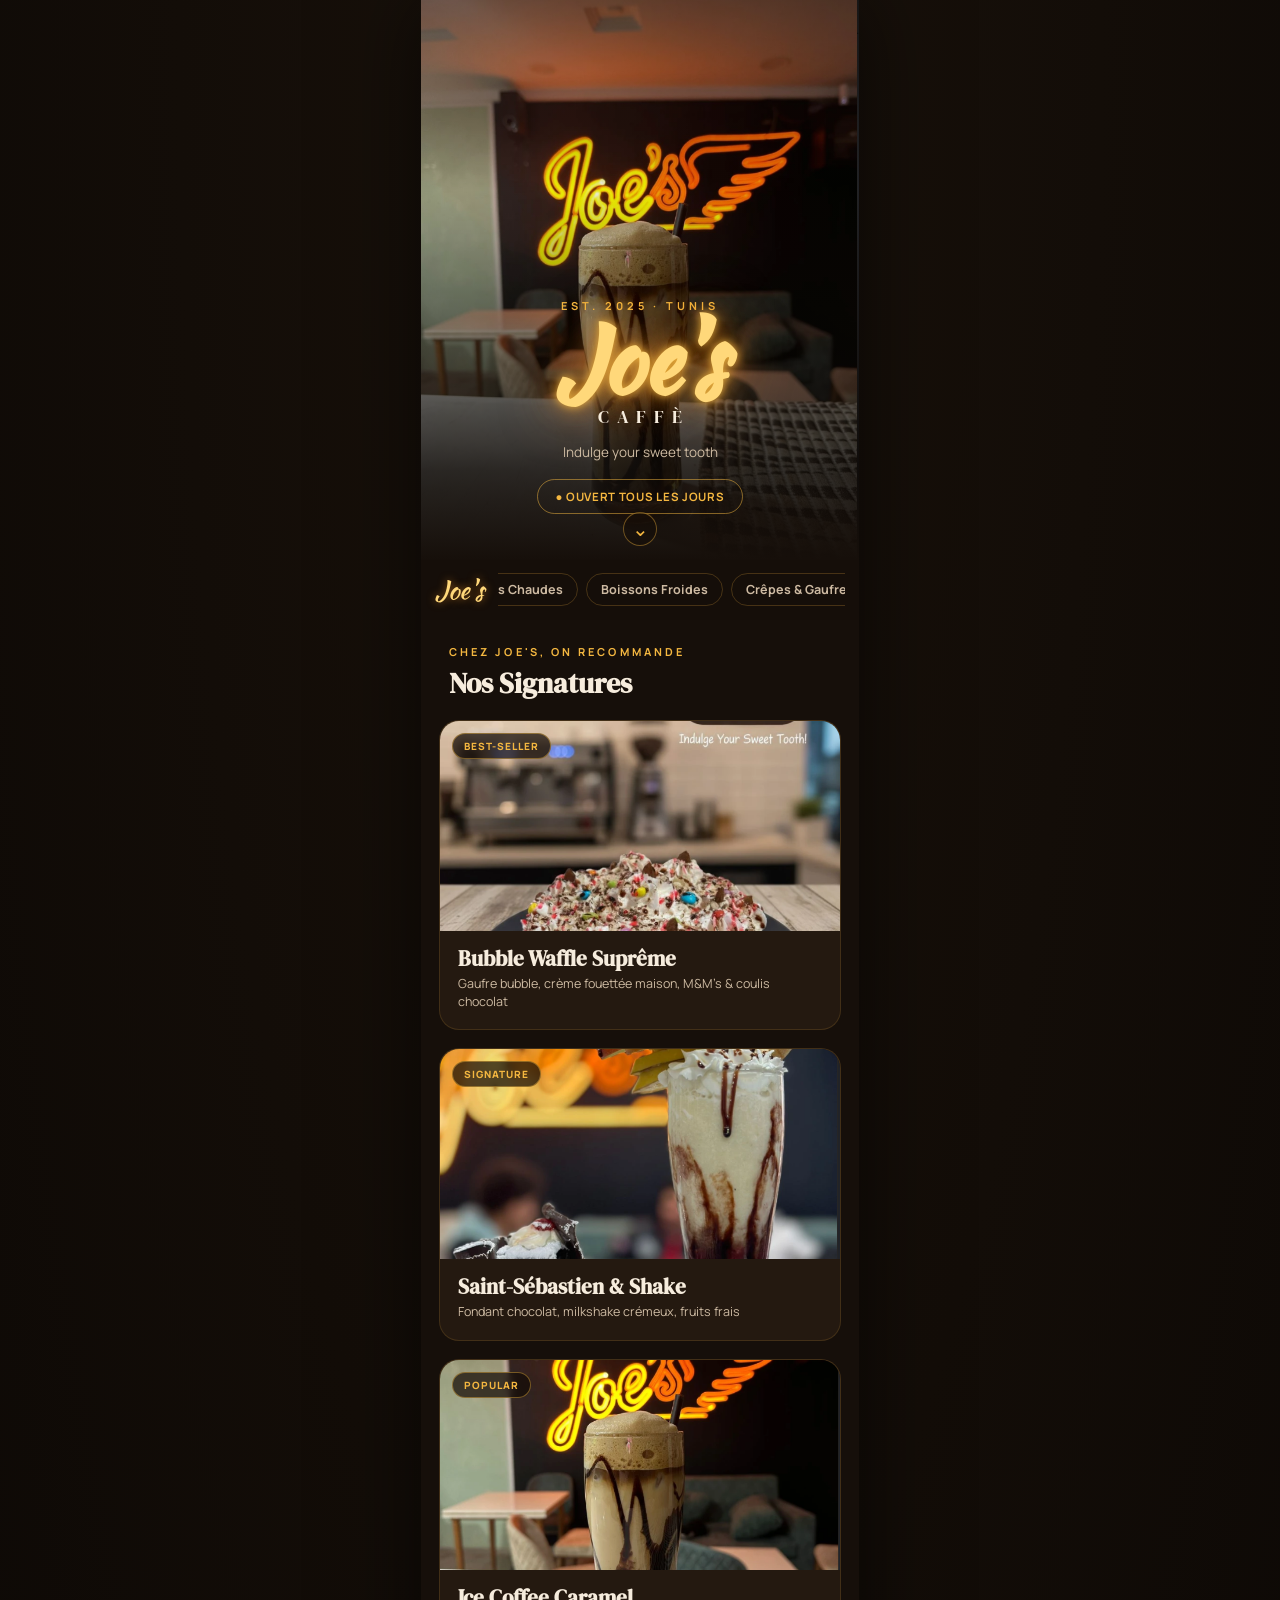
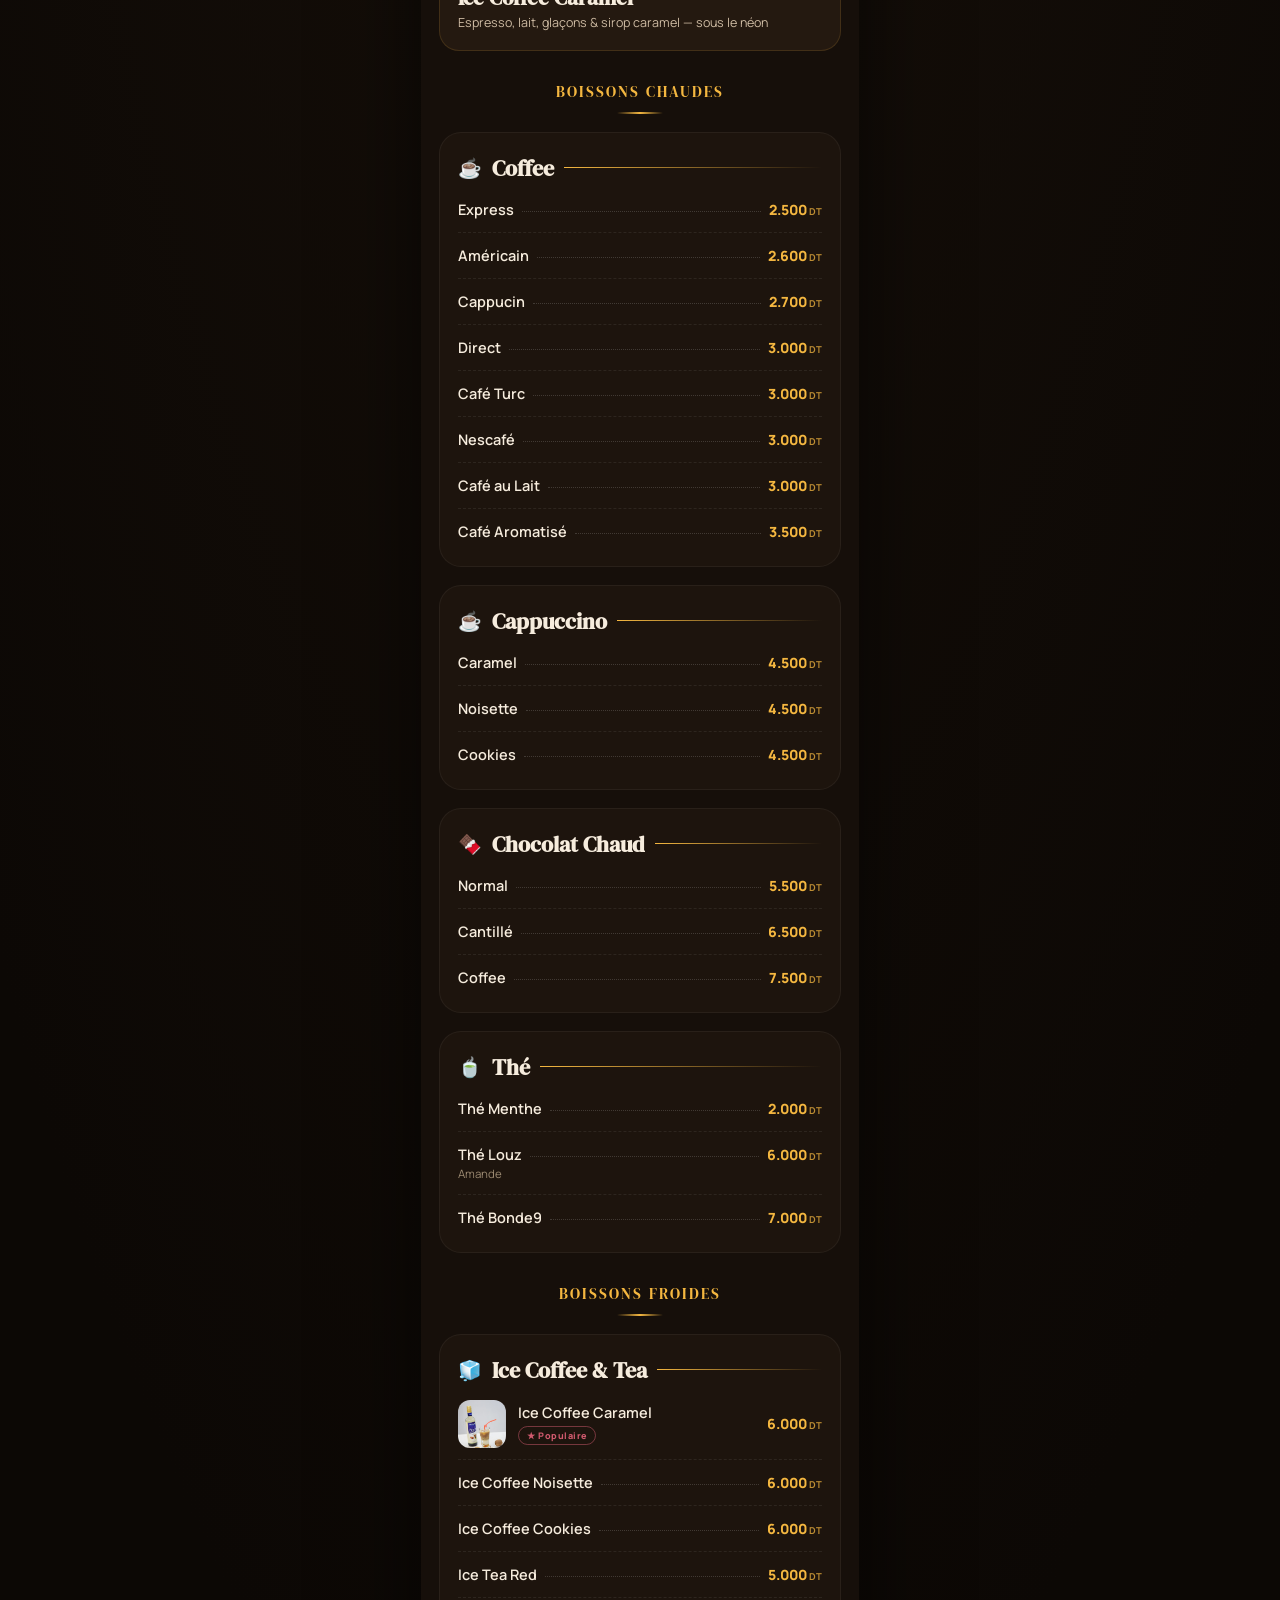
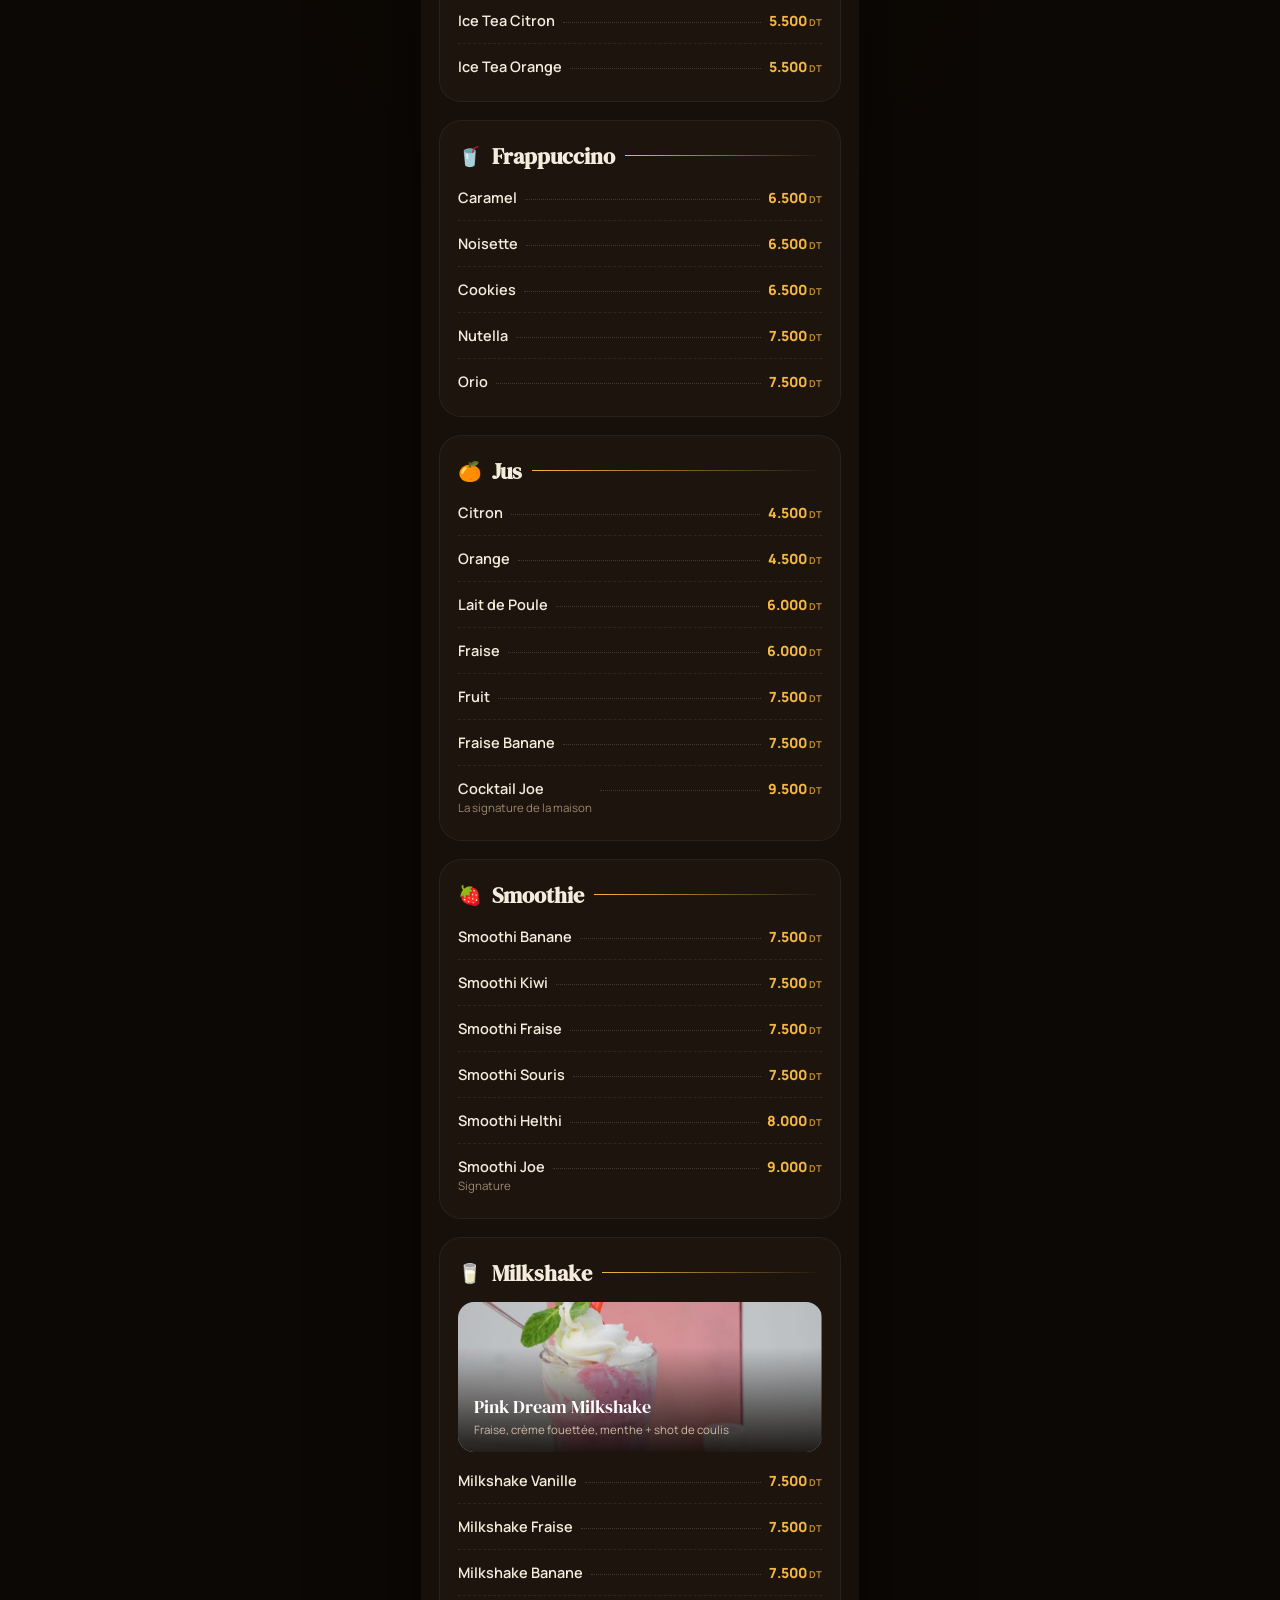
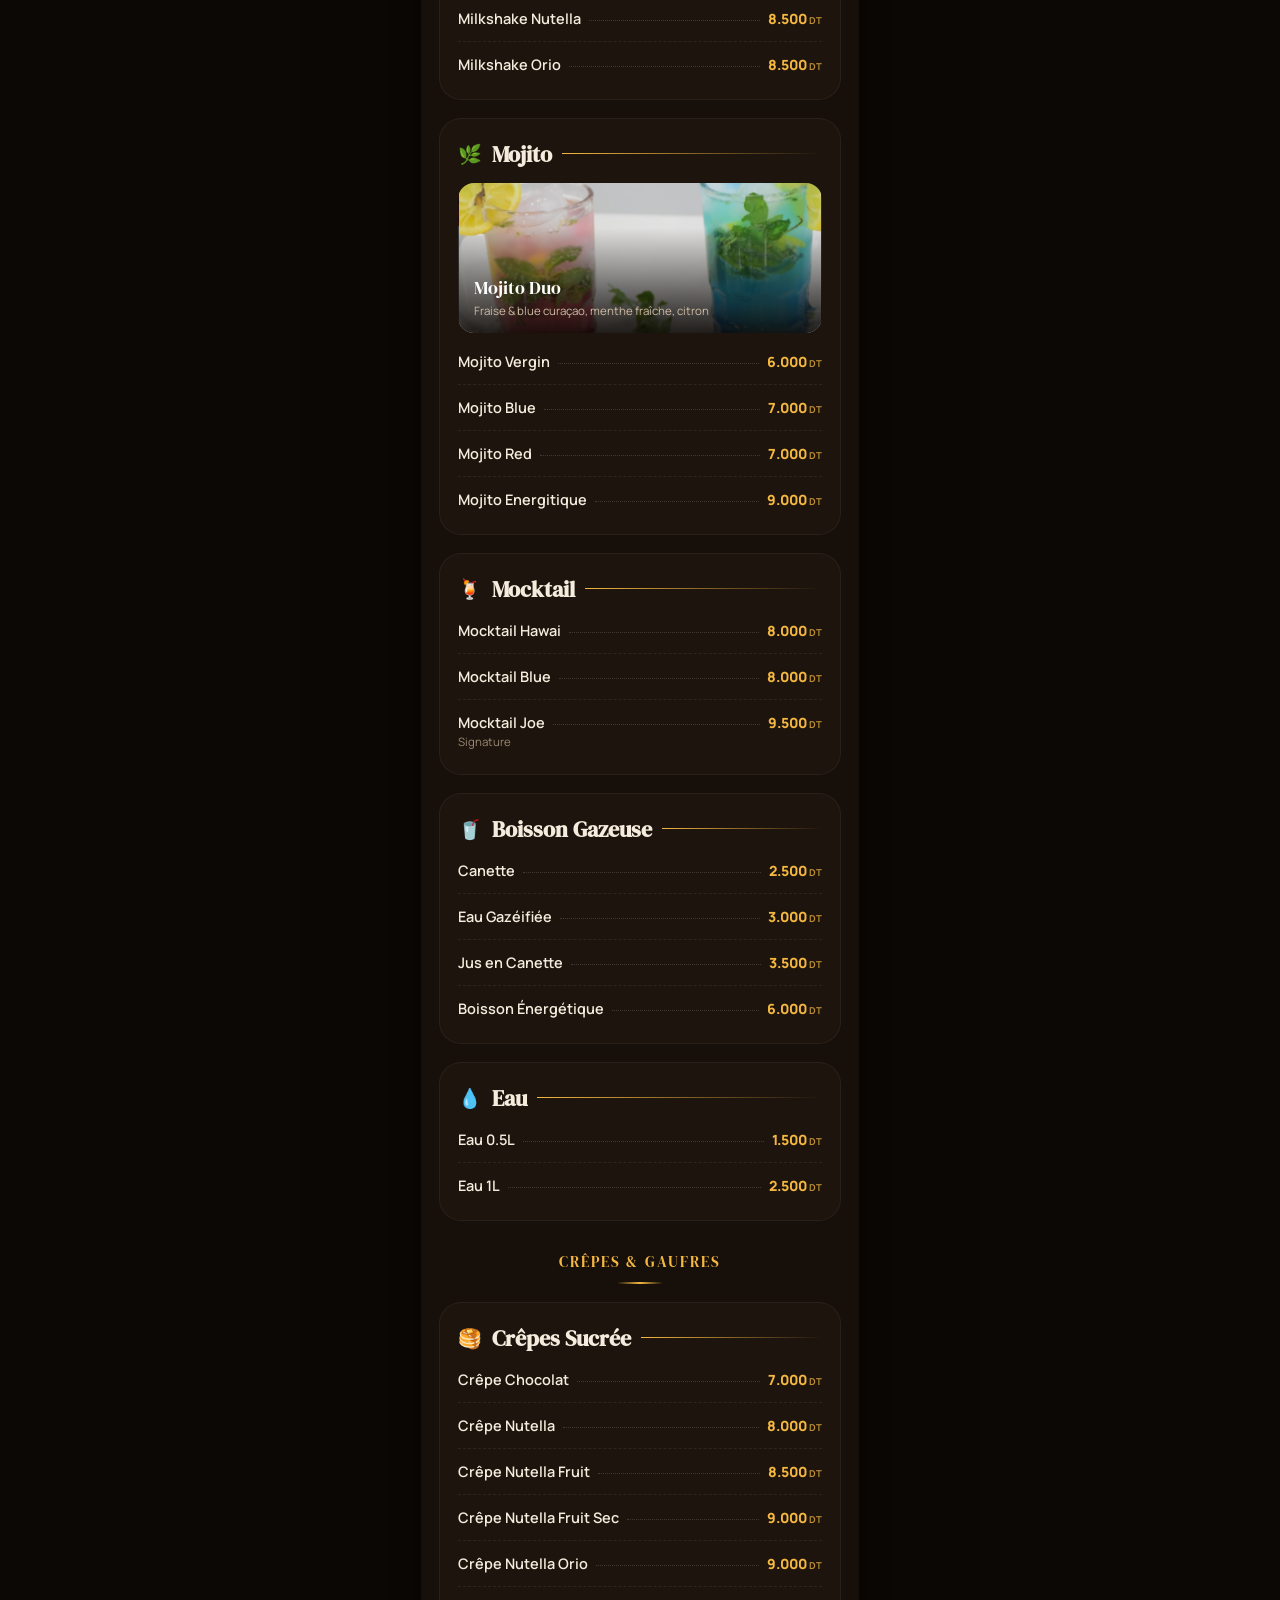
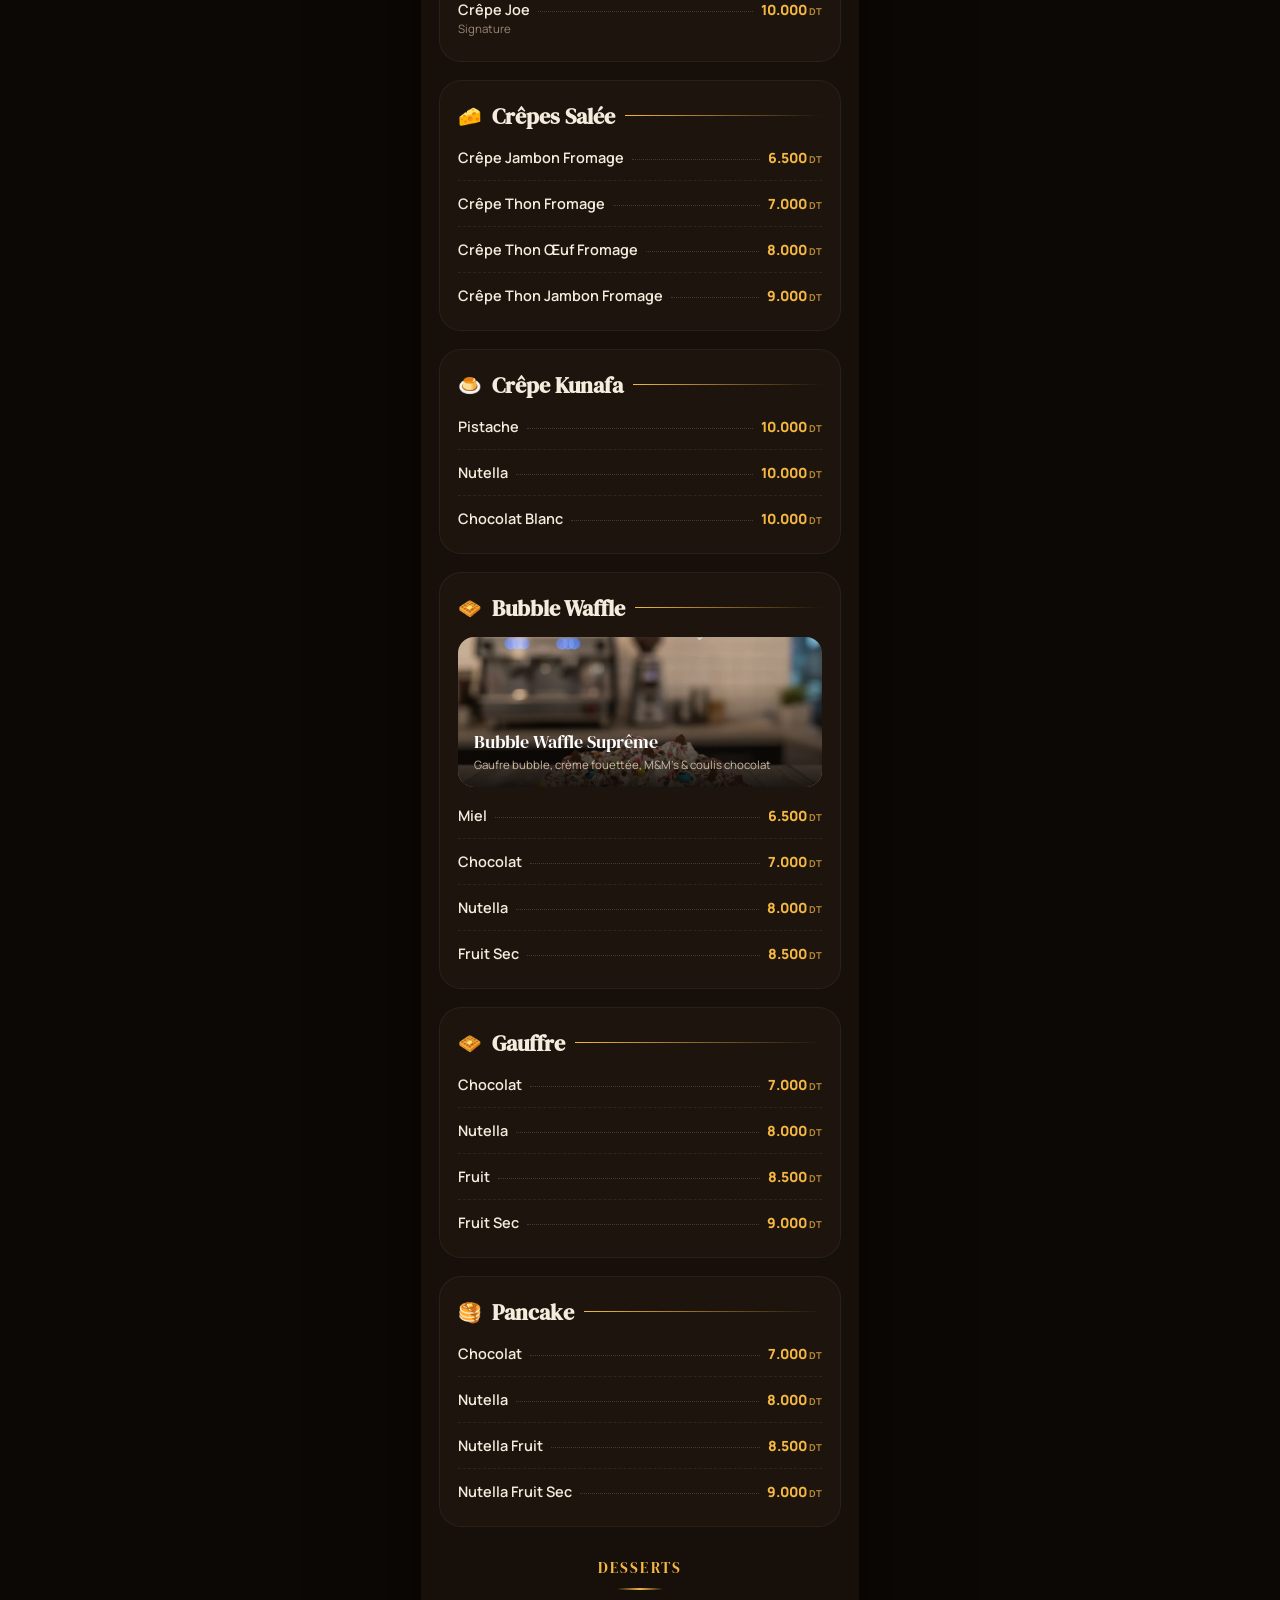
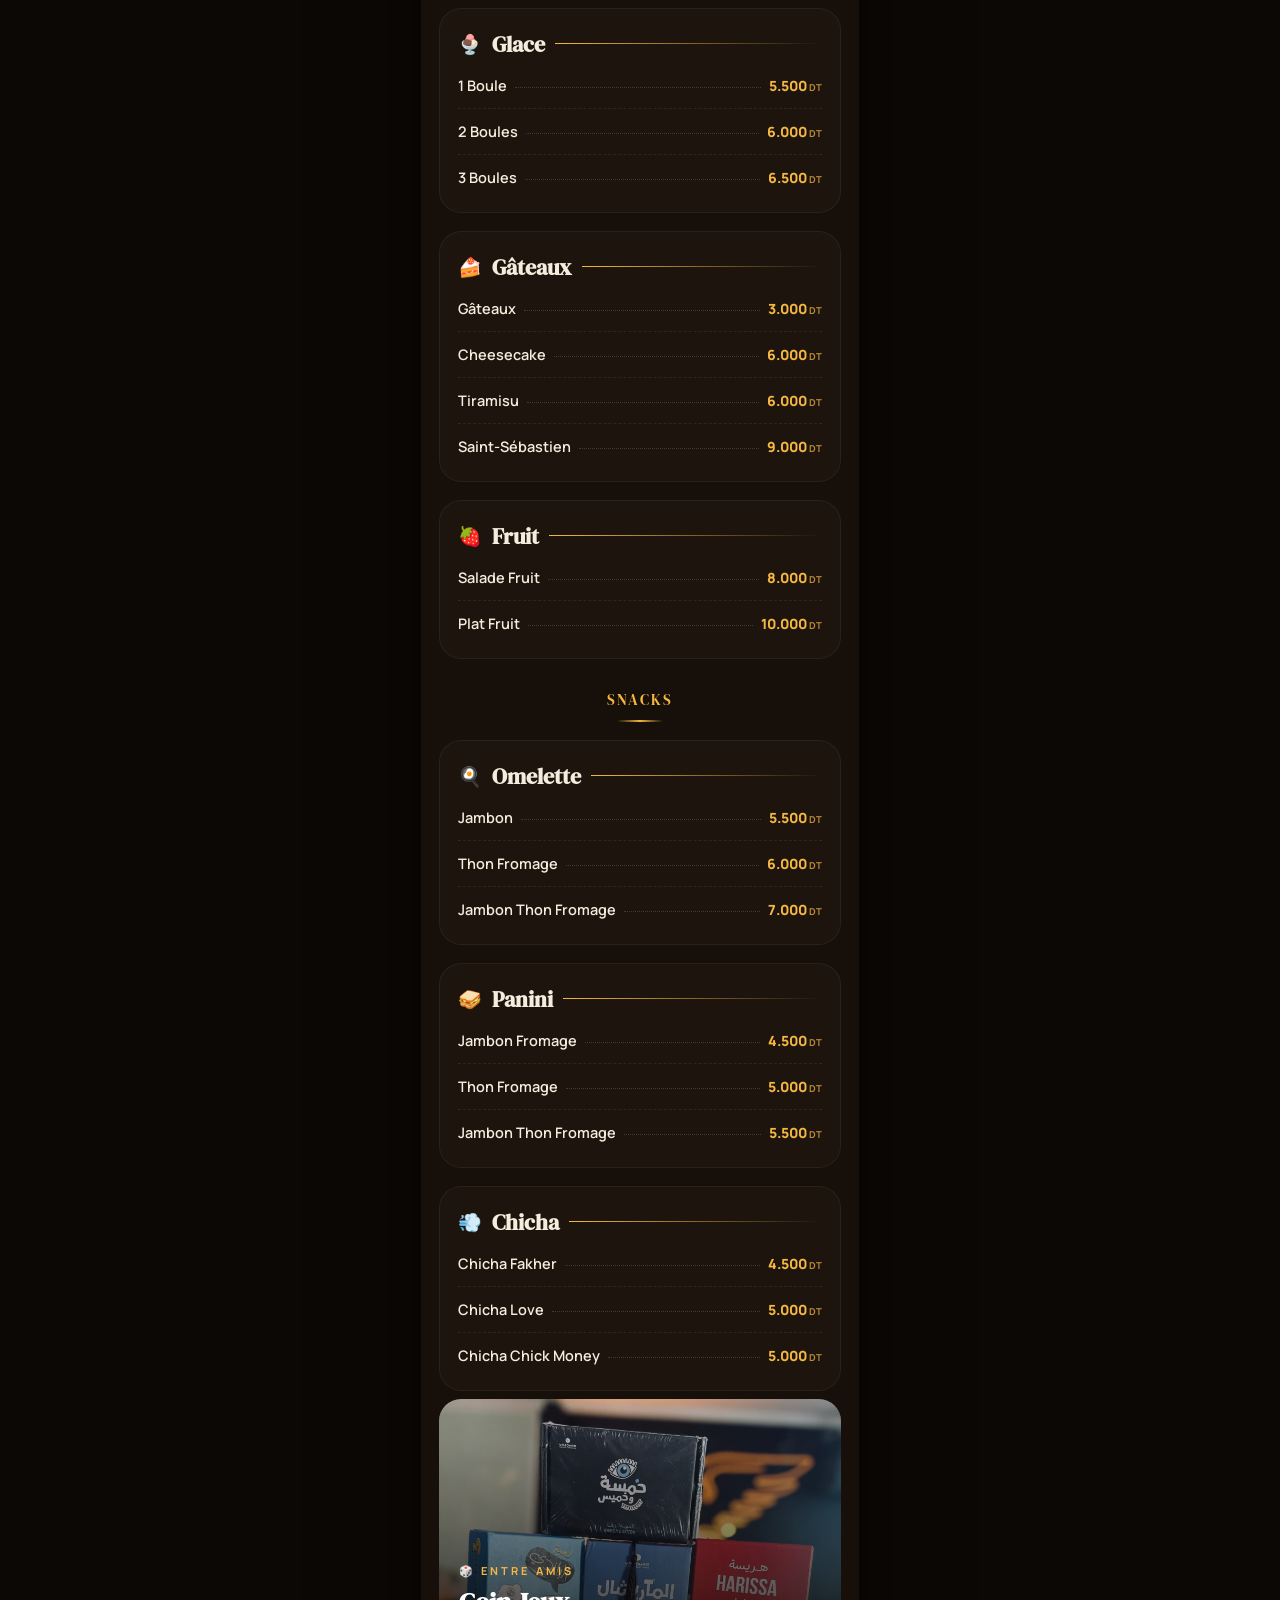
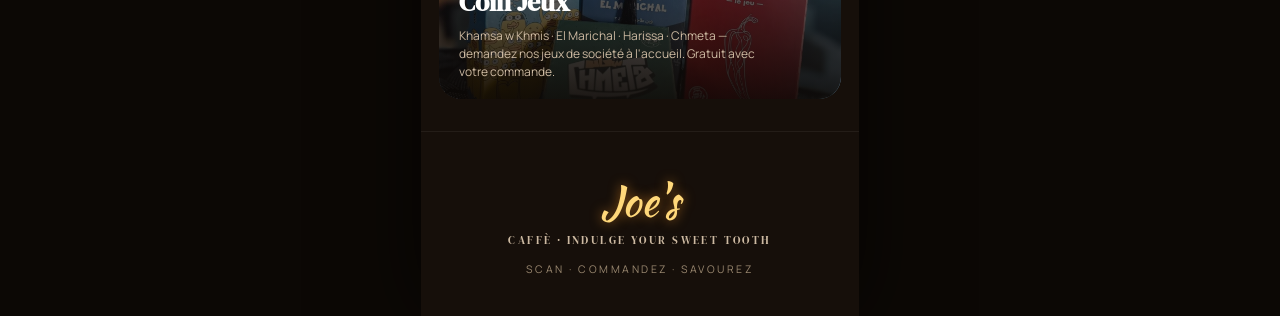
<file: index.html>
<!DOCTYPE html>
<html lang="fr">
<head>
  <meta charset="utf-8" />
  <meta name="viewport" content="width=device-width, initial-scale=1, viewport-fit=cover" />
  <title>Joe's Caffè — Menu</title>
  <meta name="description" content="Joe's Caffè — Indulge your sweet tooth. Café, crêpes, gaufres, milkshakes, mojitos & plus." />
  <meta name="theme-color" content="#160f0a" />
  <link rel="preconnect" href="https://fonts.googleapis.com" />
  <link rel="preconnect" href="https://fonts.gstatic.com" crossorigin />
  <link href="https://fonts.googleapis.com/css2?family=DM+Serif+Display:ital@0;1&family=Kaushan+Script&family=Manrope:wght@400;500;600;700;800&display=swap" rel="stylesheet" />
  <link rel="stylesheet" href="styles.css?v=4" />
</head>
<body>
  <div id="root"></div>
  <script src="menu-data.js?v=5"></script>
  <script src="app.js?v=5"></script>
</body>
</html>
</file>
<file: styles.css>
/* Joe's Caffè — Direction A. Dark espresso + neon gold, phone-framed. */
:root {
  --espresso: #160f0a;
  --espresso2: #1d140d;
  --card: #241910;
  --cardLine: rgba(244,183,64,.14);
  --cream: #f6ecdd;
  --creamDim: #cdbaa2;
  --muted: #9a8870;
  --gold: #f4b740;
  --goldDeep: #e09a2b;
  --berry: #d05a6e;
}

* { box-sizing: border-box; }
html, body { margin: 0; background: #0c0805; -webkit-font-smoothing: antialiased; }

.af-page {
  min-height: 100vh; background: #0c0805;
  background-image: radial-gradient(120% 60% at 50% 0%, #1a120b 0%, #0c0805 60%);
  display: flex; justify-content: center; font-family: 'Manrope', sans-serif;
}
.af-col {
  width: 100%; max-width: 438px; background: var(--espresso); color: var(--cream);
  position: relative; box-shadow: 0 0 80px rgba(0,0,0,.6);
}
.af-col main { padding-bottom: 8px; }

/* HERO */
.af-hero { position: relative; height: 560px; display: flex; flex-direction: column; justify-content: flex-end; overflow: hidden; }
.af-hero > img { position: absolute; inset: 0; width: 100%; height: 100%; object-fit: cover; }
.af-hero .ov { position: absolute; inset: 0; background: linear-gradient(180deg,rgba(12,8,5,.5) 0%,rgba(12,8,5,.08) 34%,rgba(12,8,5,.84) 84%,var(--espresso) 100%); }
.af-hero .htxt { position: relative; padding: 0 28px 46px; text-align: center; }
.af-hero .kick { font-size: 11px; letter-spacing: .36em; color: var(--gold); font-weight: 700; margin-bottom: 8px; }
.af-hero .mark { font-family: 'Kaushan Script', cursive; font-size: 92px; line-height: .86; margin: 0; color: #ffd87a;
  text-shadow: 0 0 8px rgba(244,183,64,.92),0 0 26px rgba(244,150,40,.72),0 0 56px rgba(230,120,30,.5); }
.af-hero .sub { font-family: 'DM Serif Display', serif; letter-spacing: .44em; font-size: 18px; color: var(--cream); margin: 4px 0 0; padding-left: .44em; }
.af-hero .tag { color: var(--creamDim); font-size: 13.5px; margin-top: 14px; }
.af-hero .pill { display: inline-flex; align-items: center; gap: 7px; margin-top: 18px; padding: 9px 18px; white-space: nowrap;
  border: 1px solid rgba(244,183,64,.5); border-radius: 999px; color: var(--gold); font-size: 11.5px; font-weight: 700; letter-spacing: .06em; }
.af-hero .pill::first-letter { color: #4ade80; }
.af-hero .scrollhint { position: absolute; left: 50%; bottom: 14px; transform: translateX(-50%);
  width: 34px; height: 34px; border-radius: 50%; border: 1px solid rgba(244,183,64,.4); background: rgba(20,12,6,.5);
  color: var(--gold); font-size: 20px; line-height: 1; cursor: pointer; animation: afbob 1.8s ease-in-out infinite; }
@keyframes afbob { 0%,100% { transform: translate(-50%,0); } 50% { transform: translate(-50%,5px); } }

/* STICKY NAV */
.af-nav { position: sticky; top: 0; z-index: 40; display: flex; align-items: center; gap: 12px;
  padding: 11px 14px; background: rgba(22,15,10,.92); backdrop-filter: blur(14px);
  border-bottom: 1px solid rgba(255,255,255,0); transition: border-color .3s, background .3s; }
.af-nav.stuck { border-bottom-color: rgba(244,183,64,.16); background: rgba(18,12,8,.96); }
.af-navmark { flex: 0 0 auto; font-family: 'Kaushan Script', cursive; font-size: 26px; line-height: 1; color: #ffd87a;
  text-shadow: 0 0 8px rgba(244,150,40,.6); cursor: pointer; padding-right: 2px; }
.af-chips { display: flex; gap: 8px; flex: 1 1 auto; min-width: 0; position: relative; overflow-x: auto; overflow-y: hidden;
  scrollbar-width: none; -webkit-overflow-scrolling: touch; padding: 2px 14px 2px 2px; }
.af-chips::-webkit-scrollbar { display: none; }
.af-chip { flex: 0 0 auto; padding: 7px 14px; border-radius: 999px; font-size: 12.5px; font-weight: 700; white-space: nowrap; cursor: pointer;
  border: 1px solid rgba(244,183,64,.22); background: transparent; color: var(--creamDim); font-family: inherit; transition: .18s; }
.af-chip:hover { color: var(--cream); border-color: rgba(244,183,64,.4); }
.af-chip.on { background: var(--gold); color: #241400; border-color: var(--gold); box-shadow: 0 0 16px rgba(244,150,40,.35); }

/* GROUPS */
.af-group { scroll-margin-top: 60px; }
.af-grouphead {
  font-family: 'DM Serif Display', serif; font-size: 15px; letter-spacing: .14em;
  text-transform: uppercase; color: var(--gold); text-align: center;
  margin: 30px 28px 4px; padding-bottom: 12px; position: relative;
}
.af-grouphead::after {
  content: ""; position: absolute; left: 50%; bottom: 0; transform: translateX(-50%);
  width: 46px; height: 2px; border-radius: 2px;
  background: linear-gradient(90deg, transparent, var(--gold), transparent);
}

/* SECTIONS */
.af-sec { scroll-margin-top: 64px; padding: 8px 0; }
.af-seclabel { padding: 24px 28px 0; font-size: 11px; letter-spacing: .28em; color: var(--gold); font-weight: 700; }
.af-sectitle { font-family: 'DM Serif Display', serif; font-size: 28px; color: var(--cream); margin: 5px 28px 18px; }

/* FEATURE CARDS */
.af-feat { margin: 0 18px 18px; background: var(--card); border: 1px solid var(--cardLine); border-radius: 20px; overflow: hidden;
  transition: transform .15s, box-shadow .25s; }
.af-feat:active { transform: scale(.99); }
.af-feat .ph { position: relative; height: 210px; }
.af-feat .ph img { width: 100%; height: 100%; object-fit: cover; }
.af-feat .badge { position: absolute; top: 12px; left: 12px; background: rgba(20,12,6,.72); backdrop-filter: blur(4px);
  color: var(--gold); border: 1px solid rgba(244,183,64,.42); font-size: 10px; font-weight: 800; letter-spacing: .1em;
  text-transform: uppercase; padding: 5px 11px; border-radius: 999px; }
.af-feat .body { padding: 16px 18px 18px; display: flex; justify-content: space-between; align-items: flex-start; gap: 12px; }
.af-feat h3 { font-family: 'DM Serif Display', serif; font-size: 21px; margin: 0 0 5px; color: var(--cream); line-height: 1.1; }
.af-feat p { margin: 0; font-size: 12.5px; line-height: 1.45; color: var(--creamDim); }
.af-feat .fprice { flex: 0 0 auto; font-weight: 800; font-size: 17px; color: var(--gold); white-space: nowrap; }
.af-feat .fprice span { font-size: 10px; font-weight: 700; opacity: .8; }

/* CATEGORY */
.af-cat { margin: 18px 18px 0; background: var(--espresso2); border: 1px solid rgba(255,255,255,.05); border-radius: 22px; padding: 20px 18px 12px; }
.af-cathead { display: flex; align-items: center; gap: 10px; margin-bottom: 4px; }
.af-cathead .glyph { font-size: 19px; }
.af-cathead h2 { font-family: 'DM Serif Display', serif; font-size: 22px; margin: 0; color: var(--cream); white-space: nowrap; }
.af-cathead .rule { flex: 1; height: 1px; background: linear-gradient(90deg,var(--gold),transparent); }
.af-banner { position: relative; height: 150px; border-radius: 16px; overflow: hidden; margin: 14px 0 6px; }
.af-banner img { position: absolute; inset: 0; width: 100%; height: 100%; object-fit: cover; }
.af-banner .bov { position: absolute; inset: 0; background: linear-gradient(180deg,rgba(12,8,5,.05) 30%,rgba(12,8,5,.9)); }
.af-banner .bb { position: absolute; left: 0; right: 0; bottom: 0; padding: 14px 16px; }
.af-banner .bn { font-family: 'DM Serif Display', serif; font-size: 18px; color: #fff; margin-bottom: 3px; }
.af-banner .bd { font-size: 11.5px; color: var(--creamDim); line-height: 1.4; }

.af-row { display: flex; align-items: baseline; gap: 8px; padding: 13px 0; border-bottom: 1px dashed rgba(255,255,255,.07); }
.af-row:last-child { border-bottom: none; }
.af-rname { font-size: 14.5px; font-weight: 600; color: var(--cream); white-space: nowrap; }
.af-rdesc { font-size: 11.5px; color: var(--muted); margin-top: 2px; }
.af-lead { flex: 1; border-bottom: 1px dotted rgba(255,255,255,.16); transform: translateY(-3px); }
.af-price { font-weight: 800; font-size: 14px; color: var(--gold); white-space: nowrap; }
.af-price span { font-size: 9.5px; font-weight: 700; opacity: .75; }
.af-poprow { display: flex; align-items: center; gap: 12px; padding: 11px 0; border-bottom: 1px dashed rgba(255,255,255,.07); }
.af-poprow img { width: 48px; height: 48px; border-radius: 12px; object-fit: cover; flex: 0 0 auto; }
.af-popbadge { display: inline-block; margin-top: 3px; font-size: 9px; font-weight: 800; letter-spacing: .06em;
  color: var(--berry); border: 1px solid rgba(208,90,110,.5); border-radius: 999px; padding: 2px 8px; }

/* GAMES */
.af-games { margin: 8px 18px 0; border-radius: 22px; overflow: hidden; position: relative; height: 300px; display: flex; align-items: flex-end; }
.af-games img { position: absolute; inset: 0; width: 100%; height: 100%; object-fit: cover; }
.af-games .gov { position: absolute; inset: 0; background: linear-gradient(180deg,rgba(12,8,5,.15),rgba(12,8,5,.92)); }
.af-games .gbody { position: relative; padding: 18px 20px; }
.af-games .gk { font-size: 11px; letter-spacing: .28em; color: var(--gold); font-weight: 700; margin-bottom: 6px; }
.af-games h2 { font-family: 'DM Serif Display', serif; font-size: 26px; margin: 0 0 7px; color: #fff; }
.af-games p { margin: 0; font-size: 12px; line-height: 1.5; color: var(--creamDim); max-width: 320px; }

/* FOOTER */
.af-foot { text-align: center; padding: 38px 20px 40px; margin-top: 24px; border-top: 1px solid rgba(255,255,255,.06); }
.af-foot .m { font-family: 'Kaushan Script', cursive; font-size: 42px; color: #ffd87a; text-shadow: 0 0 12px rgba(244,150,40,.6); }
.af-foot .fsub { font-family: 'DM Serif Display', serif; letter-spacing: .22em; font-size: 11px; color: var(--creamDim); margin-top: 2px; }
.af-foot .fline { font-size: 10.5px; letter-spacing: .24em; color: var(--muted); margin-top: 14px; }

/* BACK TO TOP */
.af-totop { position: fixed; bottom: 22px; right: max(22px,calc(50vw - 219px + 22px)); z-index: 50;
  width: 46px; height: 46px; border-radius: 50%; border: 1px solid rgba(244,183,64,.45);
  background: rgba(22,15,10,.86); backdrop-filter: blur(8px); color: var(--gold); font-size: 20px; cursor: pointer;
  opacity: 0; transform: translateY(12px); pointer-events: none; transition: .25s; box-shadow: 0 8px 24px rgba(0,0,0,.4); }
.af-totop.show { opacity: 1; transform: none; pointer-events: auto; }

@media (prefers-reduced-motion: reduce) { .af-hero .scrollhint { animation: none; } }
</file>
